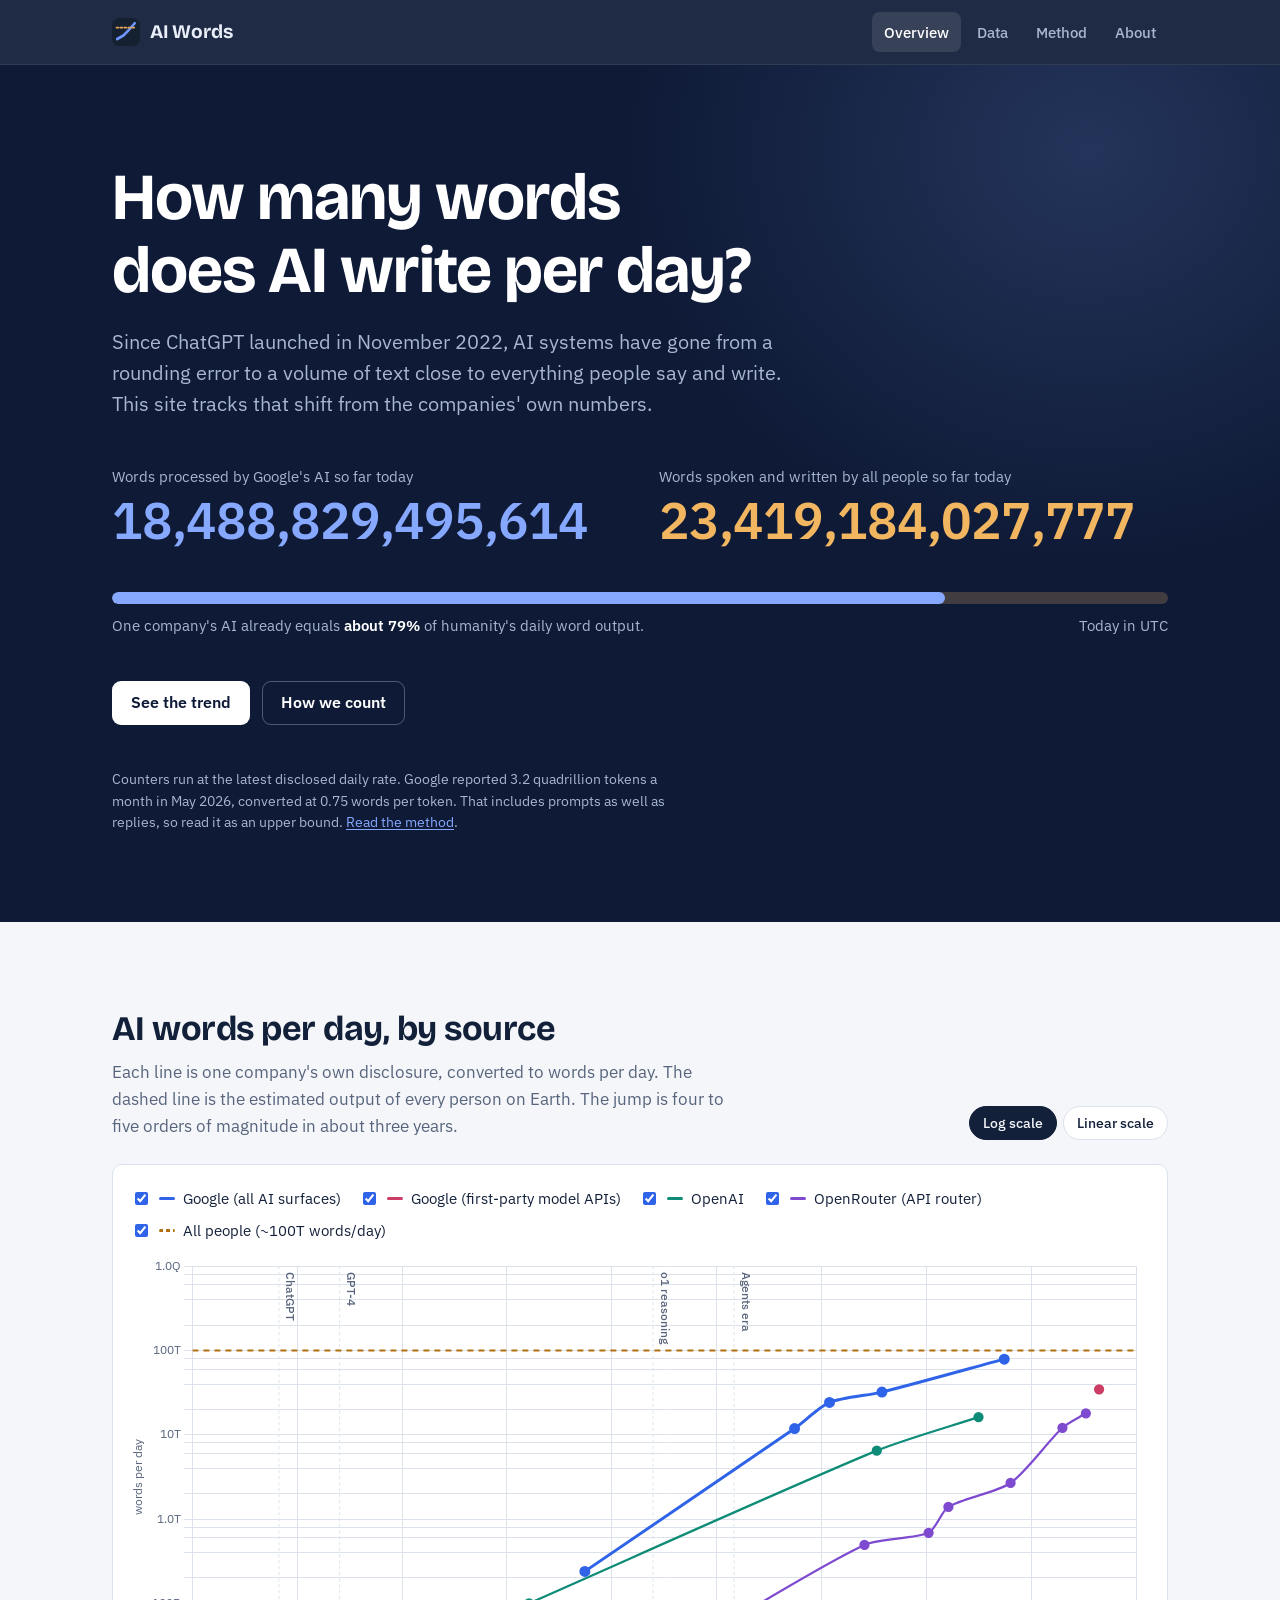
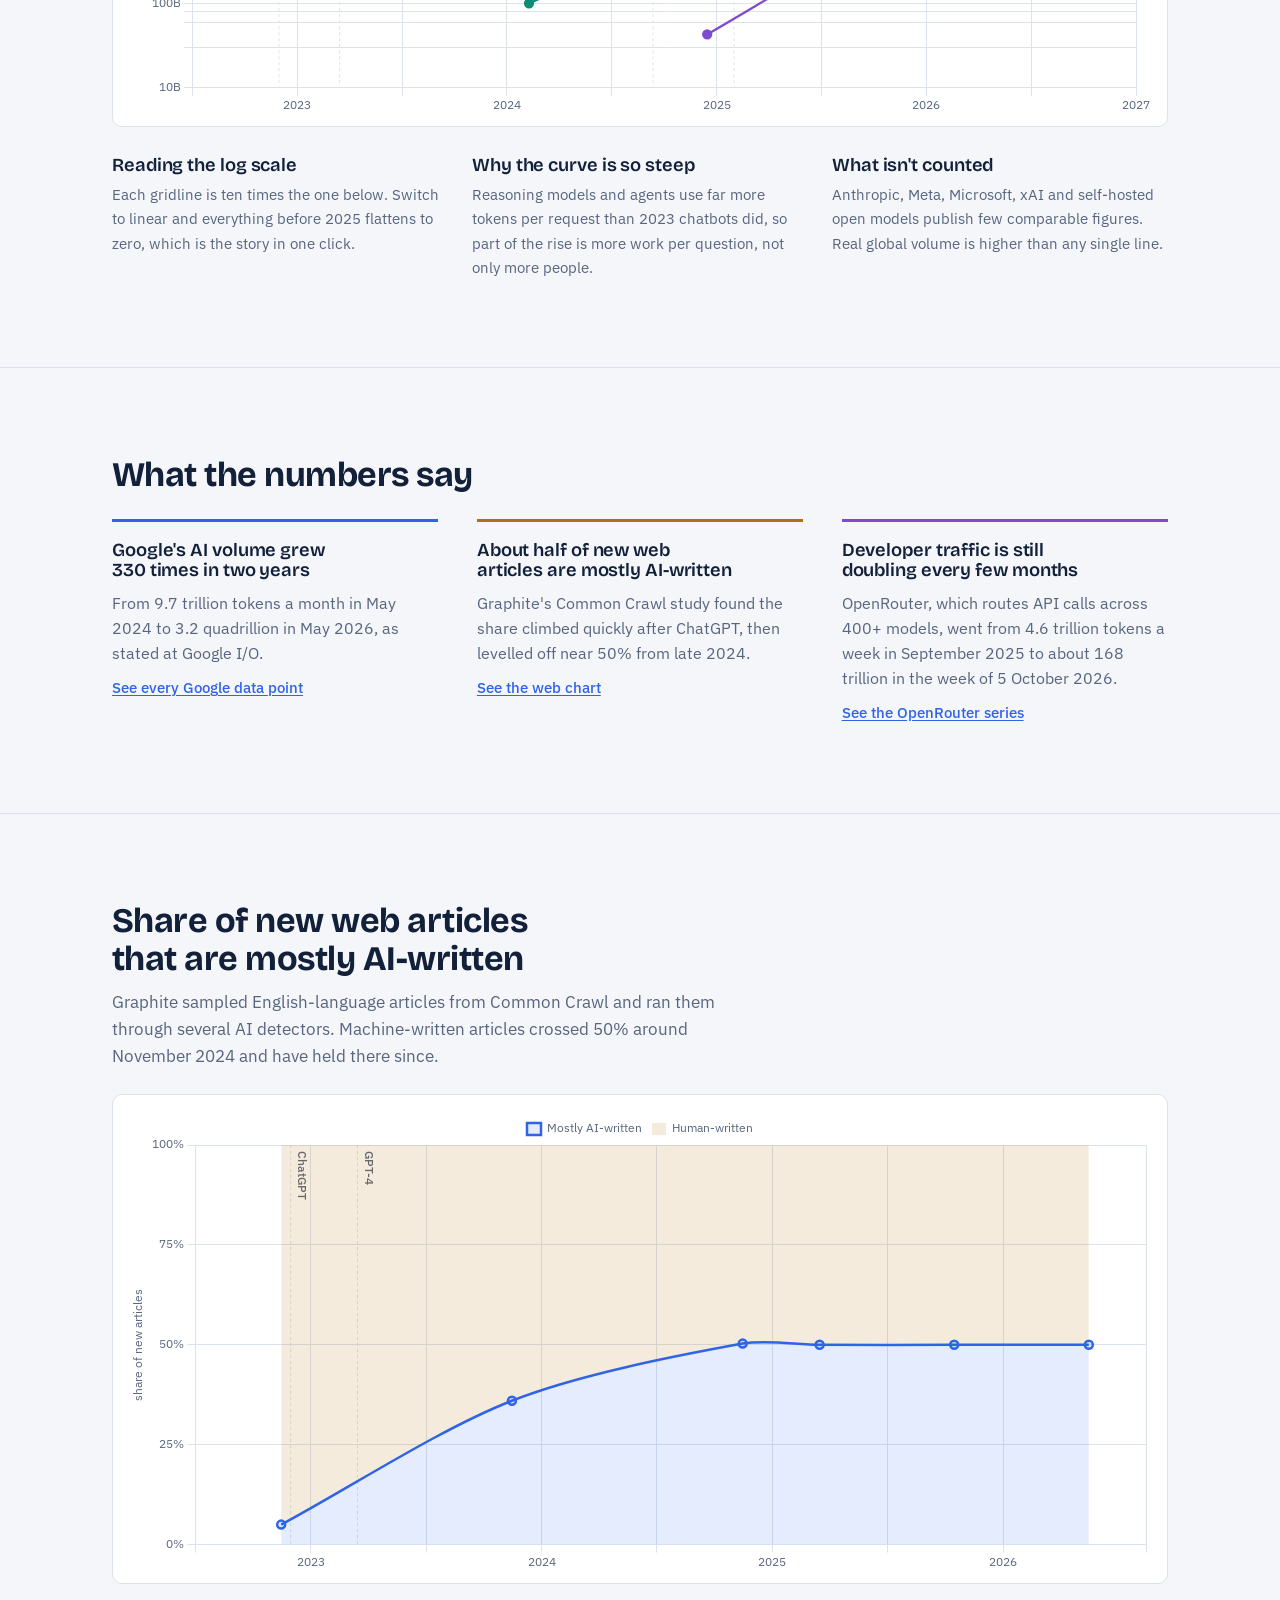
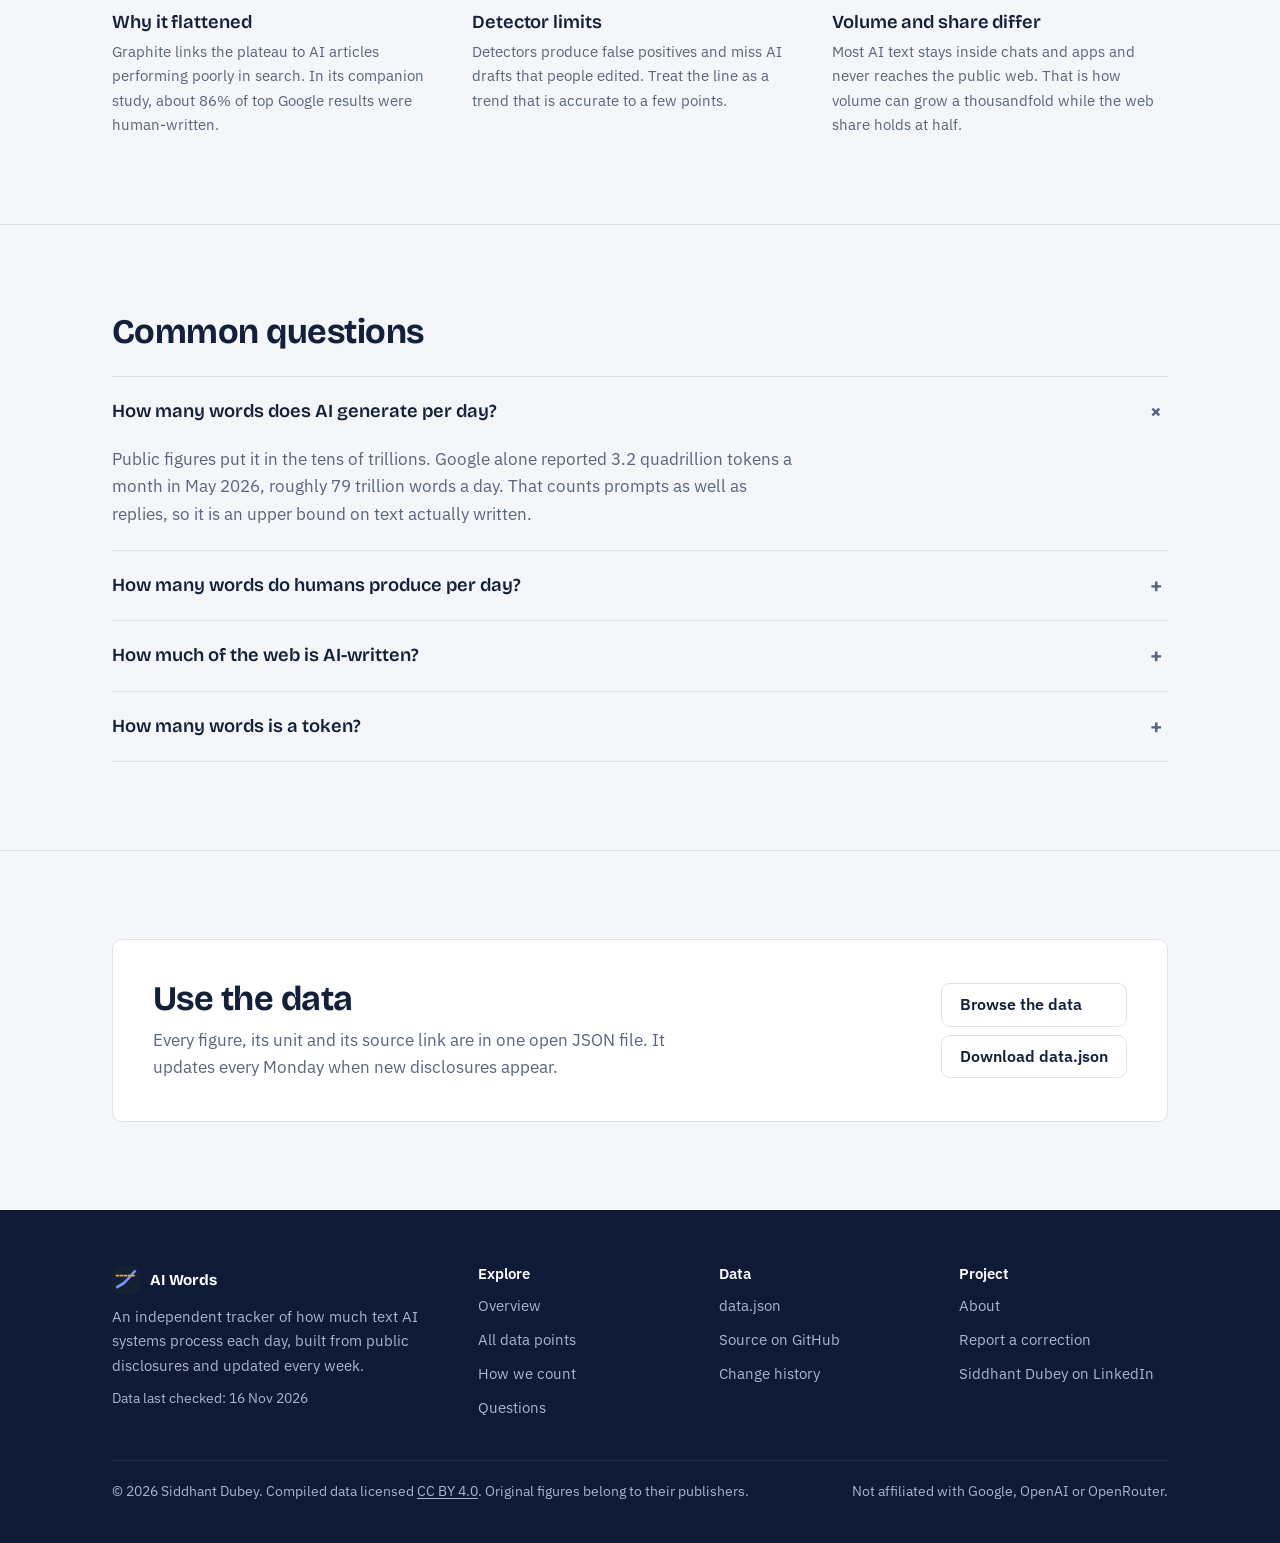
<file: index.html>
<!doctype html>
<html lang="en">
<head>
<meta charset="utf-8">
<meta name="viewport" content="width=device-width, initial-scale=1">
<title>AI Words: How Many Words Does AI Write Per Day?</title>
<meta name="description" content="How many words does AI write per day? Track AI-generated text since ChatGPT: Google, OpenAI and OpenRouter volumes vs ~100 trillion human words a day, plus the share of AI-written web articles. Updated weekly.">
<link rel="canonical" href="https://aiwords.si/">
<meta name="robots" content="index, follow, max-image-preview:large">
<meta name="theme-color" content="#0E1A36">
<link rel="icon" href="/favicon.svg" type="image/svg+xml">
<link rel="apple-touch-icon" href="/apple-touch-icon.png">
<meta property="og:type" content="website">
<meta property="og:site_name" content="AI Words">
<meta property="og:url" content="https://aiwords.si/">
<meta property="og:title" content="AI Words: How Many Words Does AI Write Per Day?">
<meta property="og:description" content="How many words does AI write per day? Track AI-generated text since ChatGPT: Google, OpenAI and OpenRouter volumes vs ~100 trillion human words a day, plus the share of AI-written web articles. Updated weekly.">
<meta property="og:image" content="https://aiwords.si/og.png">
<meta property="og:image:width" content="1200">
<meta property="og:image:height" content="630">
<meta property="og:image:alt" content="Chart of AI-generated words per day rising toward total human word output, 2022 to 2026">
<meta name="twitter:card" content="summary_large_image">
<meta name="twitter:title" content="AI Words: How Many Words Does AI Write Per Day?">
<meta name="twitter:description" content="How many words does AI write per day? Track AI-generated text since ChatGPT: Google, OpenAI and OpenRouter volumes vs ~100 trillion human words a day, plus the share of AI-written web articles. Updated weekly.">
<meta name="twitter:image" content="https://aiwords.si/og.png">
<link rel="preconnect" href="https://fonts.googleapis.com">
<link rel="preconnect" href="https://fonts.gstatic.com" crossorigin>
<link rel="stylesheet" href="https://fonts.googleapis.com/css2?family=Bricolage+Grotesque:opsz,wght@12..96,600;12..96,700&family=IBM+Plex+Sans:wght@400;500;600&display=swap">
<link rel="stylesheet" href="/style.css">
<script type="application/ld+json">
{
  "@context": "https://schema.org",
  "@graph": [
    {
      "@type": "WebSite",
      "@id": "https://aiwords.si/#site",
      "url": "https://aiwords.si/",
      "name": "AI Words",
      "inLanguage": "en"
    },
    {
      "@type": "Dataset",
      "name": "AI-generated words per day since ChatGPT",
      "description": "Public disclosures of AI text volume (tokens and words processed per day, week or month) from Google, OpenAI and OpenRouter since 2022, converted to words per day and compared with an estimated 100 trillion human words per day. Also includes the estimated share of new English web articles that are mostly AI-written.",
      "url": "https://aiwords.si/",
      "isAccessibleForFree": true,
      "license": "https://creativecommons.org/licenses/by/4.0/",
      "creditText": "AI Words (aiwords.si)",
      "keywords": ["AI-generated text", "LLM tokens per day", "words generated by AI", "ChatGPT", "Gemini", "AI content on the web"],
      "temporalCoverage": "2022-11/..",
      "creator": {"@type": "Person", "name": "Siddhant Dubey", "url": "https://www.linkedin.com/in/sid777"},
      "distribution": [{"@type": "DataDownload", "encodingFormat": "application/json", "contentUrl": "https://aiwords.si/data.json"}]
    },
    {
      "@type": "FAQPage",
      "mainEntity": [
        {"@type": "Question", "name": "How many words does AI generate per day?",
         "acceptedAnswer": {"@type": "Answer", "text": "Public figures suggest tens of trillions. Google alone reported processing 3.2 quadrillion tokens a month in May 2026, roughly 79 trillion words a day at 0.75 words per token. That counts input and output tokens, so it is an upper bound on text actually written."}},
        {"@type": "Question", "name": "How many words do humans produce per day?",
         "acceptedAnswer": {"@type": "Answer", "text": "A commonly cited estimate, from OpenAI CEO Sam Altman in February 2024, is about 100 trillion words per day spoken and written by all people on Earth."}},
        {"@type": "Question", "name": "How much of the web is written by AI?",
         "acceptedAnswer": {"@type": "Answer", "text": "Graphite's analysis of Common Crawl found that mostly AI-written articles rose from near zero in 2022 to about half of new English web articles by late 2024, and the share has held near 50% since."}},
        {"@type": "Question", "name": "How many words is a token?",
         "acceptedAnswer": {"@type": "Answer", "text": "In English, one token is about three quarters of a word, or about four characters. This site converts token counts to words at 0.75 words per token."}}
      ]
    }
  ]
}
</script>
</head>
<body>
<a class="skip" href="#main">Skip to content</a>
<header class="topbar on-navy">
  <div class="wrap">
    <a class="brand" href="/"><img src="/favicon.svg" alt="" width="28" height="28">AI Words</a>
    <nav class="nav" aria-label="Main"><a href="/" aria-current="page">Overview</a><a href="/data.html">Data</a><a href="/methodology.html">Method</a><a href="/about.html">About</a></nav>
  </div>
</header>
<main id="main">
<section class="hero">
  <div class="wrap">
    <div style="display:grid;gap:18px">
      <h1>How many words does AI write per day?</h1>
      <p class="lede">Since ChatGPT launched in November 2022, AI systems have gone from a rounding error to a volume of text close to everything people say and write. This site tracks that shift from the companies' own numbers.</p>
    </div>
    <div class="counters" aria-live="off">
      <div class="counter machine">
        <span class="label" id="aiLabel">Words processed by Google's AI so far today</span>
        <span class="value" id="aiCount">0</span>
      </div>
      <div class="counter human">
        <span class="label">Words spoken and written by all people so far today</span>
        <span class="value" id="humanCount">0</span>
      </div>
    </div>
    <div class="race">
      <div class="race-track" role="img" id="raceTrack" aria-label="AI word volume compared with human word volume"><div class="race-fill" id="raceFill"></div></div>
      <div class="race-caption"><span>One company's AI already equals <strong id="racePct">about 79%</strong> of humanity's daily word output.</span><span>Today in UTC</span></div>
    </div>
    <div class="hero-actions">
      <a class="btn btn-primary" href="#trend">See the trend</a>
      <a class="btn btn-ghost" href="/methodology.html">How we count</a>
    </div>
    <p class="fine" id="heroFine">Counters run at the latest disclosed daily rate. Google reported 3.2 quadrillion tokens a month in May 2026, converted at 0.75 words per token. That includes prompts as well as replies, so read it as an upper bound. <a href="/methodology.html">Read the method</a>.</p>
  </div>
</section>

<section class="section" id="trend">
  <div class="wrap">
    <div class="section-head">
      <div>
        <h2>AI words per day, by source</h2>
        <p>Each line is one company's own disclosure, converted to words per day. The dashed line is the estimated output of every person on Earth. The jump is four to five orders of magnitude in about three years.</p>
      </div>
      <div class="controls" role="group" aria-label="Chart scale">
        <button class="chip" id="btnLog" aria-pressed="true">Log scale</button>
        <button class="chip" id="btnLin" aria-pressed="false">Linear scale</button>
      </div>
    </div>
    <div class="chart-card">
      <div class="legend" id="legend1"></div>
      <div class="chart"><canvas id="volume" aria-label="Line chart of AI words generated per day, 2022 to 2026"></canvas></div>
    </div>
    <div class="notes">
      <div><h3>Reading the log scale</h3><p>Each gridline is ten times the one below. Switch to linear and everything before 2025 flattens to zero, which is the story in one click.</p></div>
      <div><h3>Why the curve is so steep</h3><p>Reasoning models and agents use far more tokens per request than 2023 chatbots did, so part of the rise is more work per question, not only more people.</p></div>
      <div><h3>What isn't counted</h3><p>Anthropic, Meta, Microsoft, xAI and self-hosted open models publish few comparable figures. Real global volume is higher than any single line.</p></div>
    </div>
  </div>
</section>

<section class="section">
  <div class="wrap">
    <div class="section-head"><div><h2>What the numbers say</h2></div></div>
    <div class="findings">
      <div class="finding">
        <h3>Google's AI volume grew 330 times in two years</h3>
        <p>From 9.7 trillion tokens a month in May 2024 to 3.2 quadrillion in May 2026, as stated at Google I/O.</p>
        <a href="/data.html">See every Google data point</a>
      </div>
      <div class="finding human">
        <h3>About half of new web articles are mostly AI-written</h3>
        <p>Graphite's Common Crawl study found the share climbed quickly after ChatGPT, then levelled off near 50% from late 2024.</p>
        <a href="#web">See the web chart</a>
      </div>
      <div class="finding s3">
        <h3>Developer traffic is still doubling every few months</h3>
        <p>OpenRouter, which routes API calls across 400+ models, went from 4.6 trillion tokens a week in September 2025 to about 168 trillion in the week of 5 October 2026.</p>
        <a href="/data.html">See the OpenRouter series</a>
      </div>
    </div>
  </div>
</section>

<section class="section" id="web">
  <div class="wrap">
    <div class="section-head">
      <div>
        <h2>Share of new web articles that are mostly AI-written</h2>
        <p>Graphite sampled English-language articles from Common Crawl and ran them through several AI detectors. Machine-written articles crossed 50% around November 2024 and have held there since.</p>
      </div>
    </div>
    <div class="chart-card"><div class="chart"><canvas id="share" aria-label="Area chart of AI versus human share of new web articles"></canvas></div></div>
    <div class="notes">
      <div><h3>Why it flattened</h3><p>Graphite links the plateau to AI articles performing poorly in search. In its companion study, about 86% of top Google results were human-written.</p></div>
      <div><h3>Detector limits</h3><p>Detectors produce false positives and miss AI drafts that people edited. Treat the line as a trend that is accurate to a few points.</p></div>
      <div><h3>Volume and share differ</h3><p>Most AI text stays inside chats and apps and never reaches the public web. That is how volume can grow a thousandfold while the web share holds at half.</p></div>
    </div>
  </div>
</section>

<section class="section" id="faq">
  <div class="wrap">
    <div class="section-head"><div><h2>Common questions</h2></div></div>
    <div class="faq">
      <details open><summary>How many words does AI generate per day?</summary><p>Public figures put it in the tens of trillions. Google alone reported 3.2 quadrillion tokens a month in May 2026, roughly 79 trillion words a day. That counts prompts as well as replies, so it is an upper bound on text actually written.</p></details>
      <details><summary>How many words do humans produce per day?</summary><p>About 100 trillion words a day, spoken and written, across everyone on Earth. The estimate comes from OpenAI CEO Sam Altman in February 2024.</p></details>
      <details><summary>How much of the web is AI-written?</summary><p>Graphite's Common Crawl study found mostly AI-written articles reached about half of new English web articles by late 2024, and the share has held near 50% since.</p></details>
      <details><summary>How many words is a token?</summary><p>In English, one token is about three quarters of a word, or roughly four characters. This site converts every token figure at 0.75 words per token.</p></details>
    </div>
  </div>
</section>

<section class="section">
  <div class="wrap">
    <div class="cta-band">
      <div>
        <h2>Use the data</h2>
        <p>Every figure, its unit and its source link are in one open JSON file. It updates every Monday when new disclosures appear.</p>
      </div>
      <div class="hero-actions">
        <a class="btn btn-plain" href="/data.html">Browse the data</a>
        <a class="btn btn-plain" href="/data.json" download>Download data.json</a>
      </div>
    </div>
  </div>
</section>
</main>
<footer class="site-footer">
  <div class="wrap">
    <div class="foot-grid">
      <div>
        <a class="brand" href="/"><img src="/favicon.svg" alt="" width="28" height="28">AI Words</a>
        <p class="foot-about">An independent tracker of how much text AI systems process each day, built from public disclosures and updated every week.</p>
        <p class="small" style="color:inherit" data-last-checked>Data last checked: 16 Nov 2026</p>
      </div>
      <div>
        <h3>Explore</h3>
        <a href="/">Overview</a>
        <a href="/data.html">All data points</a>
        <a href="/methodology.html">How we count</a>
        <a href="/#faq">Questions</a>
      </div>
      <div>
        <h3>Data</h3>
        <a href="/data.json">data.json</a>
        <a href="https://github.com/sid077/aiwords">Source on GitHub</a>
        <a href="https://github.com/sid077/aiwords/commits/main/data.json">Change history</a>
      </div>
      <div>
        <h3>Project</h3>
        <a href="/about.html">About</a>
        <a href="https://github.com/sid077/aiwords/issues/new">Report a correction</a>
        <a href="https://www.linkedin.com/in/sid777">Siddhant Dubey on LinkedIn</a>
      </div>
    </div>
    <div class="foot-base">
      <span>© 2026 Siddhant Dubey. Compiled data licensed <a href="https://creativecommons.org/licenses/by/4.0/" rel="license" style="color:inherit">CC BY 4.0</a>. Original figures belong to their publishers.</span>
      <span>Not affiliated with Google, OpenAI or OpenRouter.</span>
    </div>
  </div>
</footer>
<script src="/vendor/chart.umd.js"></script>
<script src="/app.js"></script>
<script data-goatcounter="https://aiwords.goatcounter.com/count" async src="https://gc.zgo.at/count.js"></script>
</body>
</html>
</file>
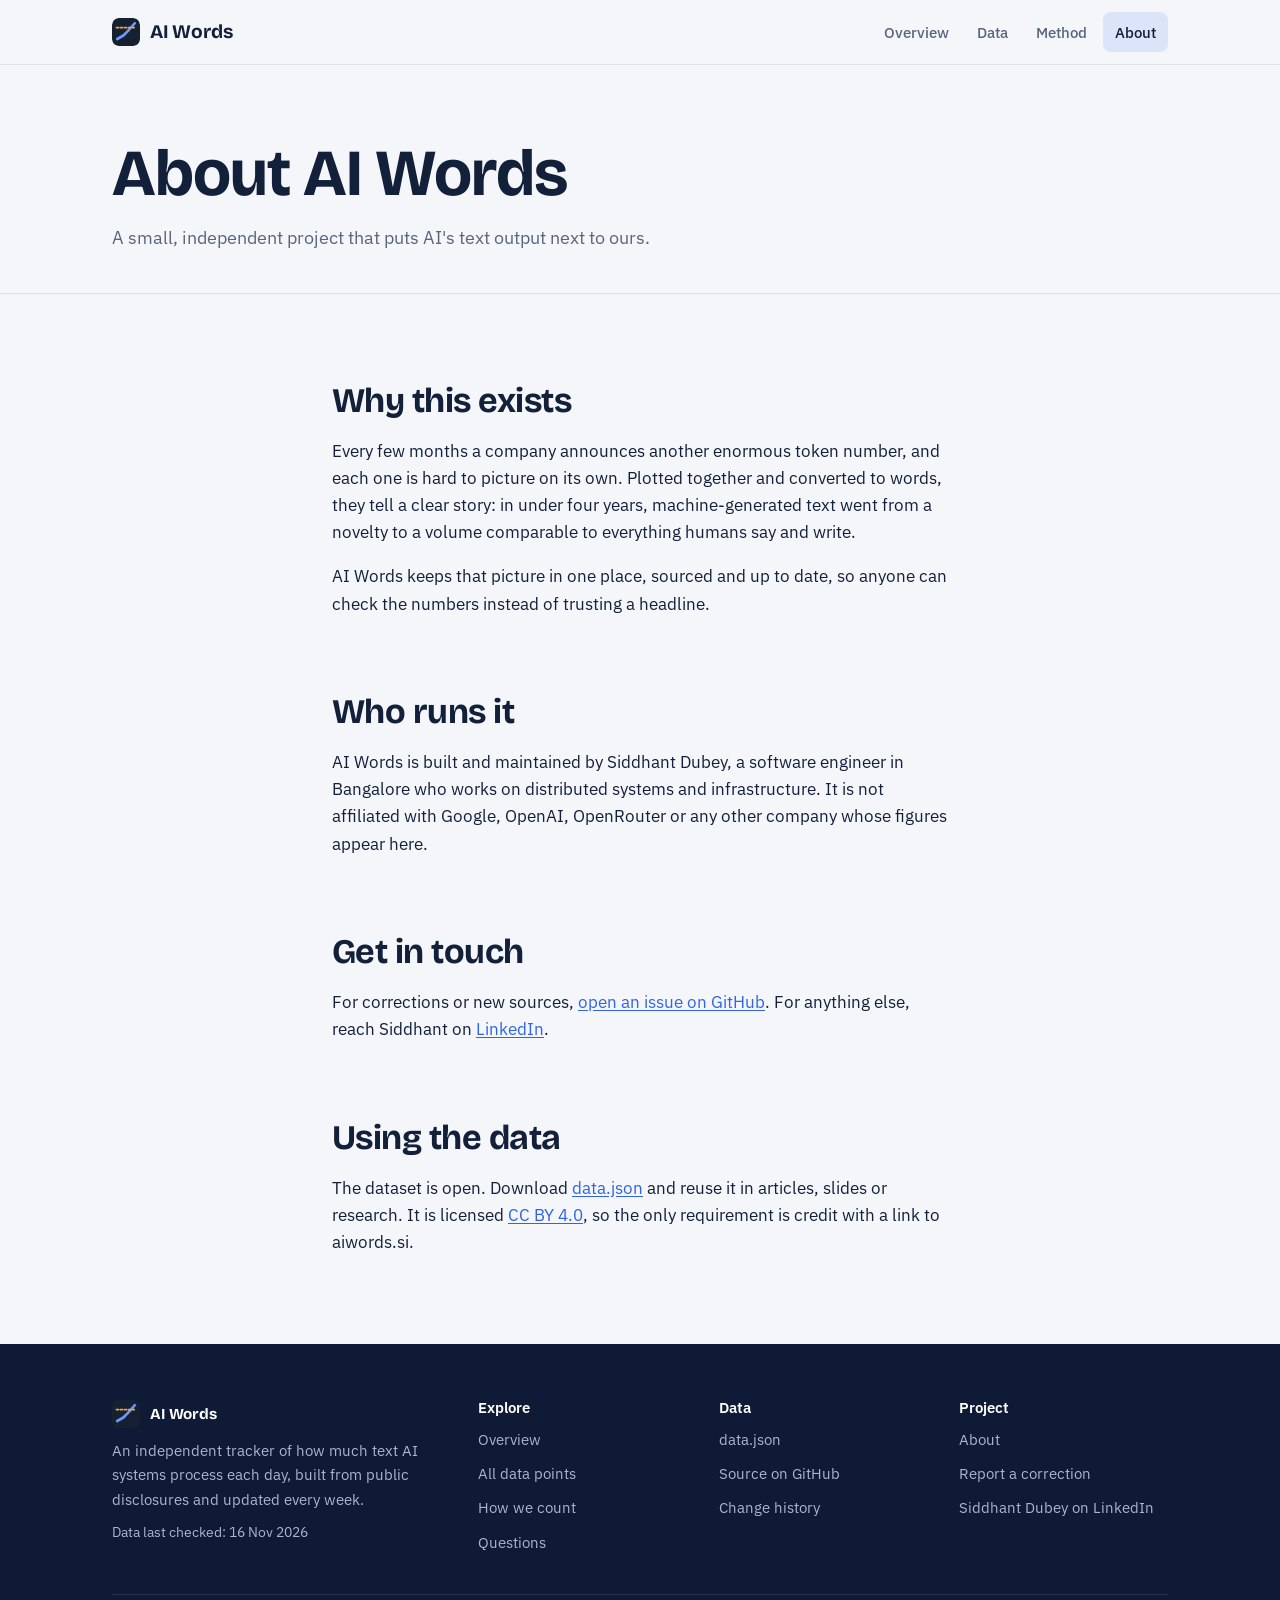
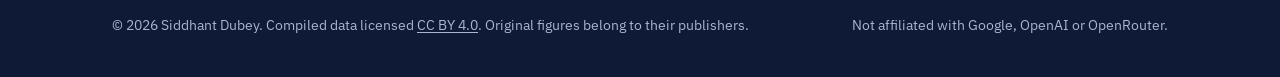
<file: about.html>
<!doctype html>
<html lang="en">
<head>
<meta charset="utf-8">
<meta name="viewport" content="width=device-width, initial-scale=1">
<title>About · AI Words</title>
<meta name="description" content="AI Words is an independent project by Siddhant Dubey tracking how much text AI systems produce compared with people.">
<link rel="canonical" href="https://aiwords.si/about.html">
<meta name="robots" content="index, follow, max-image-preview:large">
<meta name="theme-color" content="#0E1A36">
<link rel="icon" href="/favicon.svg" type="image/svg+xml">
<link rel="apple-touch-icon" href="/apple-touch-icon.png">
<meta property="og:type" content="website">
<meta property="og:site_name" content="AI Words">
<meta property="og:url" content="https://aiwords.si/about.html">
<meta property="og:title" content="About · AI Words">
<meta property="og:description" content="AI Words is an independent project by Siddhant Dubey tracking how much text AI systems produce compared with people.">
<meta property="og:image" content="https://aiwords.si/og.png">
<meta property="og:image:width" content="1200">
<meta property="og:image:height" content="630">
<meta property="og:image:alt" content="Chart of AI-generated words per day rising toward total human word output, 2022 to 2026">
<meta name="twitter:card" content="summary_large_image">
<meta name="twitter:title" content="About · AI Words">
<meta name="twitter:description" content="AI Words is an independent project by Siddhant Dubey tracking how much text AI systems produce compared with people.">
<meta name="twitter:image" content="https://aiwords.si/og.png">
<link rel="preconnect" href="https://fonts.googleapis.com">
<link rel="preconnect" href="https://fonts.gstatic.com" crossorigin>
<link rel="stylesheet" href="https://fonts.googleapis.com/css2?family=Bricolage+Grotesque:opsz,wght@12..96,600;12..96,700&family=IBM+Plex+Sans:wght@400;500;600&display=swap">
<link rel="stylesheet" href="/style.css">
</head>
<body>
<a class="skip" href="#main">Skip to content</a>
<header class="topbar">
  <div class="wrap">
    <a class="brand" href="/"><img src="/favicon.svg" alt="" width="28" height="28">AI Words</a>
    <nav class="nav" aria-label="Main"><a href="/">Overview</a><a href="/data.html">Data</a><a href="/methodology.html">Method</a><a href="/about.html" aria-current="page">About</a></nav>
  </div>
</header>
<main id="main">
<div class="page-head"><div class="wrap">
  <h1>About AI Words</h1>
  <p>A small, independent project that puts AI's text output next to ours.</p>
</div></div>
<section class="section"><div class="wrap prose">
  <h2 style="margin-top:0">Why this exists</h2>
  <p>Every few months a company announces another enormous token number, and each one is hard to picture on its own. Plotted together and converted to words, they tell a clear story: in under four years, machine-generated text went from a novelty to a volume comparable to everything humans say and write.</p>
  <p>AI Words keeps that picture in one place, sourced and up to date, so anyone can check the numbers instead of trusting a headline.</p>

  <h2>Who runs it</h2>
  <p>AI Words is built and maintained by Siddhant Dubey, a software engineer in Bangalore who works on distributed systems and infrastructure. It is not affiliated with Google, OpenAI, OpenRouter or any other company whose figures appear here.</p>

  <h2>Get in touch</h2>
  <p>For corrections or new sources, <a href="https://github.com/sid077/aiwords/issues/new">open an issue on GitHub</a>. For anything else, reach Siddhant on <a href="https://www.linkedin.com/in/sid777">LinkedIn</a>.</p>

  <h2>Using the data</h2>
  <p>The dataset is open. Download <a href="/data.json">data.json</a> and reuse it in articles, slides or research. It is licensed <a href="https://creativecommons.org/licenses/by/4.0/" rel="license">CC BY 4.0</a>, so the only requirement is credit with a link to aiwords.si.</p>
</div></section>
</main>
<footer class="site-footer">
  <div class="wrap">
    <div class="foot-grid">
      <div>
        <a class="brand" href="/"><img src="/favicon.svg" alt="" width="28" height="28">AI Words</a>
        <p class="foot-about">An independent tracker of how much text AI systems process each day, built from public disclosures and updated every week.</p>
        <p class="small" style="color:inherit" data-last-checked>Data last checked: 16 Nov 2026</p>
      </div>
      <div>
        <h3>Explore</h3>
        <a href="/">Overview</a>
        <a href="/data.html">All data points</a>
        <a href="/methodology.html">How we count</a>
        <a href="/#faq">Questions</a>
      </div>
      <div>
        <h3>Data</h3>
        <a href="/data.json">data.json</a>
        <a href="https://github.com/sid077/aiwords">Source on GitHub</a>
        <a href="https://github.com/sid077/aiwords/commits/main/data.json">Change history</a>
      </div>
      <div>
        <h3>Project</h3>
        <a href="/about.html">About</a>
        <a href="https://github.com/sid077/aiwords/issues/new">Report a correction</a>
        <a href="https://www.linkedin.com/in/sid777">Siddhant Dubey on LinkedIn</a>
      </div>
    </div>
    <div class="foot-base">
      <span>© 2026 Siddhant Dubey. Compiled data licensed <a href="https://creativecommons.org/licenses/by/4.0/" rel="license" style="color:inherit">CC BY 4.0</a>. Original figures belong to their publishers.</span>
      <span>Not affiliated with Google, OpenAI or OpenRouter.</span>
    </div>
  </div>
</footer>
<script src="/vendor/chart.umd.js"></script>
<script src="/app.js"></script>
<script data-goatcounter="https://aiwords.goatcounter.com/count" async src="https://gc.zgo.at/count.js"></script>
</body>
</html>
</file>
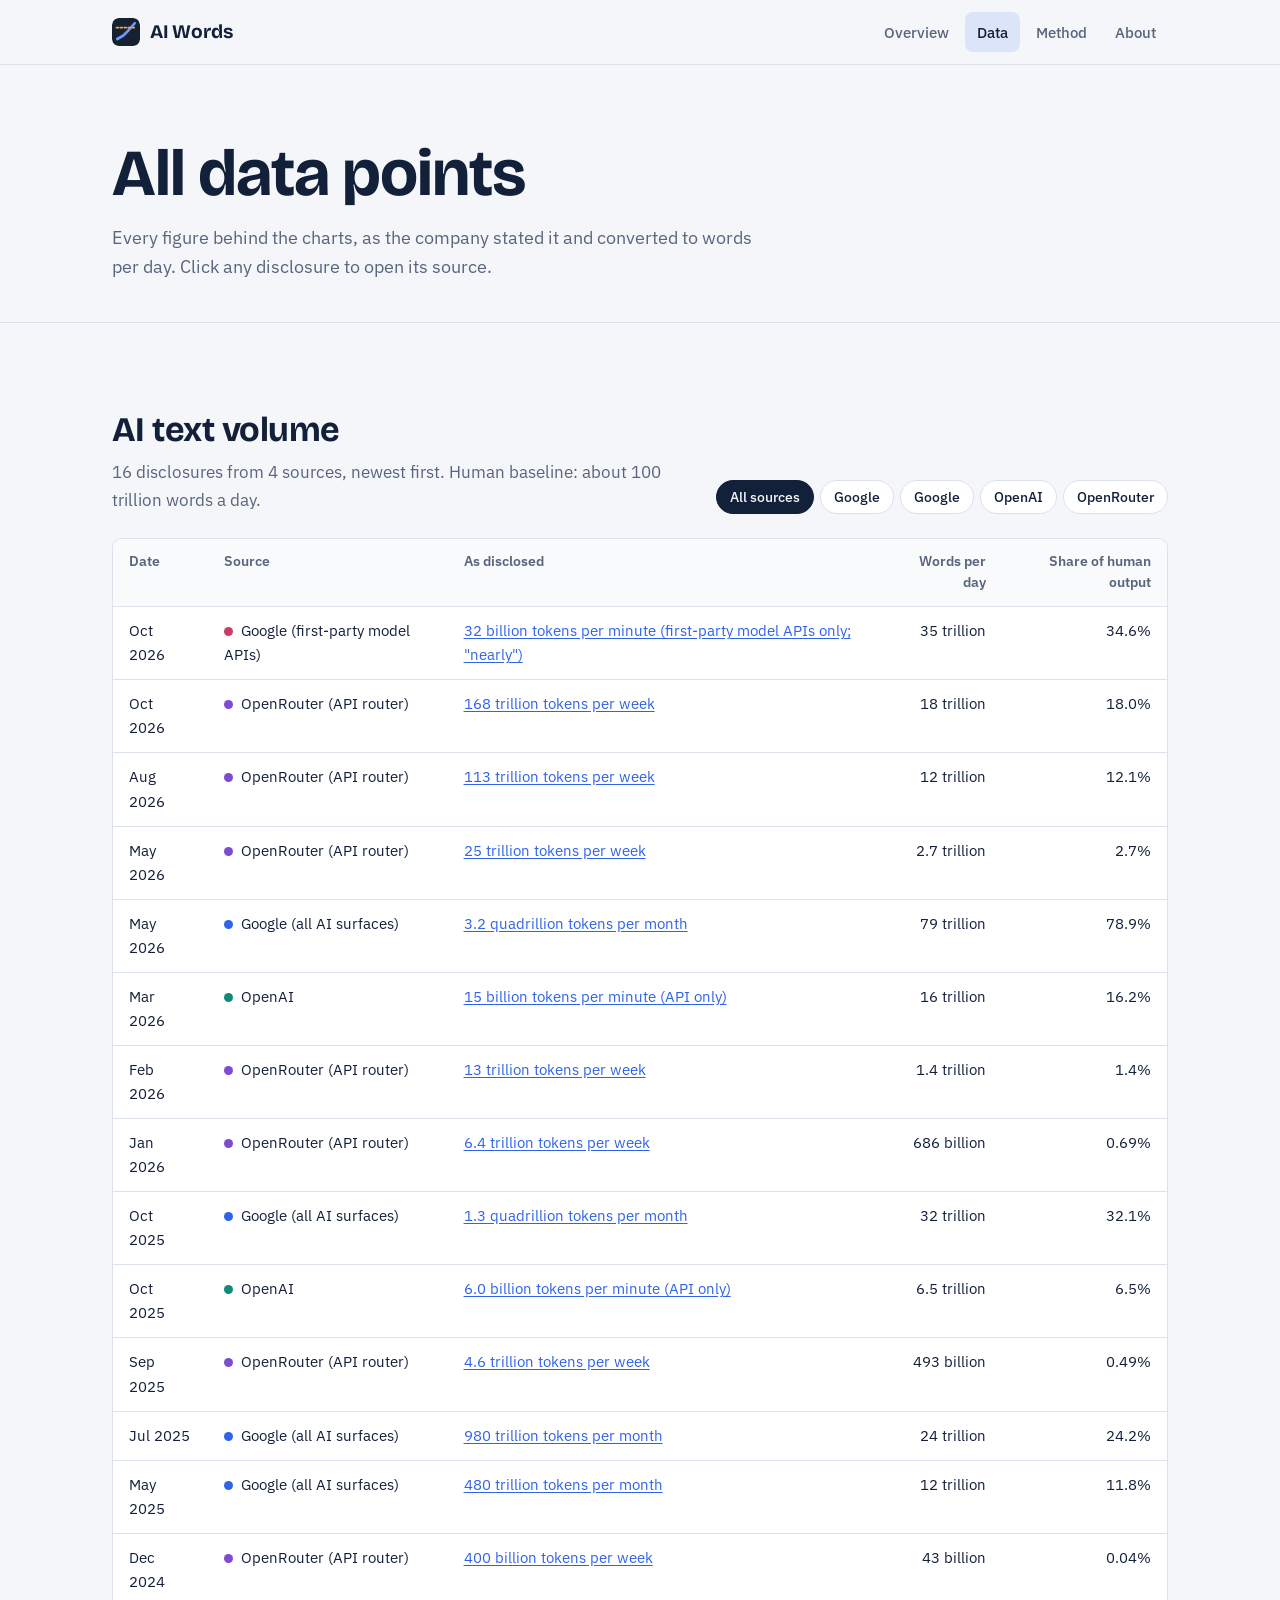
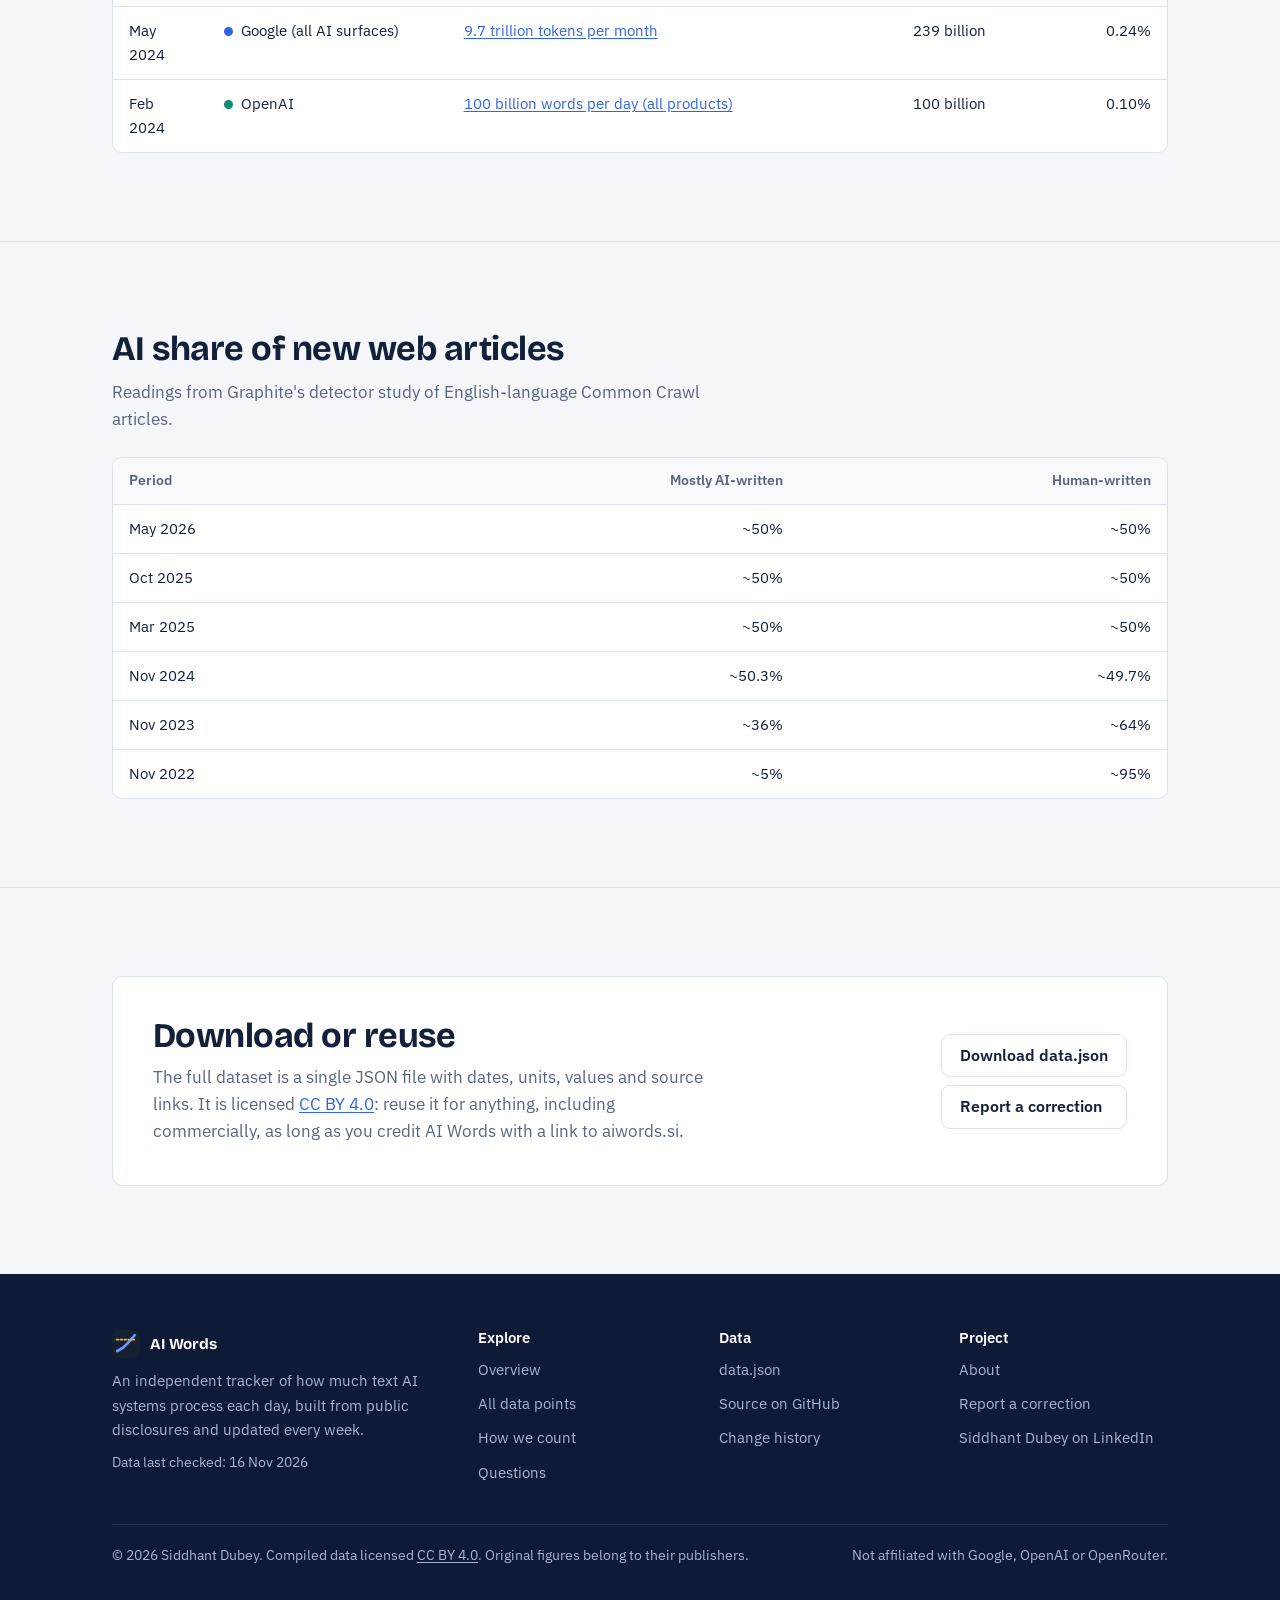
<file: data.html>
<!doctype html>
<html lang="en">
<head>
<meta charset="utf-8">
<meta name="viewport" content="width=device-width, initial-scale=1">
<title>All Data Points · AI Words</title>
<meta name="description" content="Every public disclosure of AI text volume since 2022 from Google, OpenAI and OpenRouter, converted to words per day, with source links. Download as JSON.">
<link rel="canonical" href="https://aiwords.si/data.html">
<meta name="robots" content="index, follow, max-image-preview:large">
<meta name="theme-color" content="#0E1A36">
<link rel="icon" href="/favicon.svg" type="image/svg+xml">
<link rel="apple-touch-icon" href="/apple-touch-icon.png">
<meta property="og:type" content="website">
<meta property="og:site_name" content="AI Words">
<meta property="og:url" content="https://aiwords.si/data.html">
<meta property="og:title" content="All Data Points · AI Words">
<meta property="og:description" content="Every public disclosure of AI text volume since 2022 from Google, OpenAI and OpenRouter, converted to words per day, with source links. Download as JSON.">
<meta property="og:image" content="https://aiwords.si/og.png">
<meta property="og:image:width" content="1200">
<meta property="og:image:height" content="630">
<meta property="og:image:alt" content="Chart of AI-generated words per day rising toward total human word output, 2022 to 2026">
<meta name="twitter:card" content="summary_large_image">
<meta name="twitter:title" content="All Data Points · AI Words">
<meta name="twitter:description" content="Every public disclosure of AI text volume since 2022 from Google, OpenAI and OpenRouter, converted to words per day, with source links. Download as JSON.">
<meta name="twitter:image" content="https://aiwords.si/og.png">
<link rel="preconnect" href="https://fonts.googleapis.com">
<link rel="preconnect" href="https://fonts.gstatic.com" crossorigin>
<link rel="stylesheet" href="https://fonts.googleapis.com/css2?family=Bricolage+Grotesque:opsz,wght@12..96,600;12..96,700&family=IBM+Plex+Sans:wght@400;500;600&display=swap">
<link rel="stylesheet" href="/style.css">
</head>
<body>
<a class="skip" href="#main">Skip to content</a>
<header class="topbar">
  <div class="wrap">
    <a class="brand" href="/"><img src="/favicon.svg" alt="" width="28" height="28">AI Words</a>
    <nav class="nav" aria-label="Main"><a href="/">Overview</a><a href="/data.html" aria-current="page">Data</a><a href="/methodology.html">Method</a><a href="/about.html">About</a></nav>
  </div>
</header>
<main id="main">
<div class="page-head"><div class="wrap">
  <h1>All data points</h1>
  <p>Every figure behind the charts, as the company stated it and converted to words per day. Click any disclosure to open its source.</p>
</div></div>

<section class="section">
  <div class="wrap">
    <div class="section-head">
      <div><h2>AI text volume</h2><p id="dataSummary">Loading data points…</p></div>
      <div class="controls" role="group" aria-label="Filter by source" id="filters"></div>
    </div>
    <div class="table-wrap">
      <table>
        <thead><tr><th>Date</th><th>Source</th><th>As disclosed</th><th class="n">Words per day</th><th class="n">Share of human output</th></tr></thead>
        <tbody id="rows"><tr><td colspan="5" class="muted">Loading…</td></tr></tbody>
      </table>
    </div>
  </div>
</section>

<section class="section">
  <div class="wrap">
    <div class="section-head"><div><h2>AI share of new web articles</h2><p>Readings from Graphite's detector study of English-language Common Crawl articles.</p></div></div>
    <div class="table-wrap">
      <table style="min-width:420px">
        <thead><tr><th>Period</th><th class="n">Mostly AI-written</th><th class="n">Human-written</th></tr></thead>
        <tbody id="shareRows"></tbody>
      </table>
    </div>
  </div>
</section>

<section class="section">
  <div class="wrap">
    <div class="cta-band">
      <div><h2>Download or reuse</h2><p>The full dataset is a single JSON file with dates, units, values and source links. It is licensed <a href="https://creativecommons.org/licenses/by/4.0/" rel="license">CC BY 4.0</a>: reuse it for anything, including commercially, as long as you credit AI Words with a link to aiwords.si.</p></div>
      <div class="hero-actions"><a class="btn btn-plain" href="/data.json" download>Download data.json</a><a class="btn btn-plain" href="https://github.com/sid077/aiwords/issues/new">Report a correction</a></div>
    </div>
  </div>
</section>
</main>
<footer class="site-footer">
  <div class="wrap">
    <div class="foot-grid">
      <div>
        <a class="brand" href="/"><img src="/favicon.svg" alt="" width="28" height="28">AI Words</a>
        <p class="foot-about">An independent tracker of how much text AI systems process each day, built from public disclosures and updated every week.</p>
        <p class="small" style="color:inherit" data-last-checked>Data last checked: 16 Nov 2026</p>
      </div>
      <div>
        <h3>Explore</h3>
        <a href="/">Overview</a>
        <a href="/data.html">All data points</a>
        <a href="/methodology.html">How we count</a>
        <a href="/#faq">Questions</a>
      </div>
      <div>
        <h3>Data</h3>
        <a href="/data.json">data.json</a>
        <a href="https://github.com/sid077/aiwords">Source on GitHub</a>
        <a href="https://github.com/sid077/aiwords/commits/main/data.json">Change history</a>
      </div>
      <div>
        <h3>Project</h3>
        <a href="/about.html">About</a>
        <a href="https://github.com/sid077/aiwords/issues/new">Report a correction</a>
        <a href="https://www.linkedin.com/in/sid777">Siddhant Dubey on LinkedIn</a>
      </div>
    </div>
    <div class="foot-base">
      <span>© 2026 Siddhant Dubey. Compiled data licensed <a href="https://creativecommons.org/licenses/by/4.0/" rel="license" style="color:inherit">CC BY 4.0</a>. Original figures belong to their publishers.</span>
      <span>Not affiliated with Google, OpenAI or OpenRouter.</span>
    </div>
  </div>
</footer>
<script src="/vendor/chart.umd.js"></script>
<script src="/app.js"></script>
<script data-goatcounter="https://aiwords.goatcounter.com/count" async src="https://gc.zgo.at/count.js"></script>
</body>
</html>
</file>
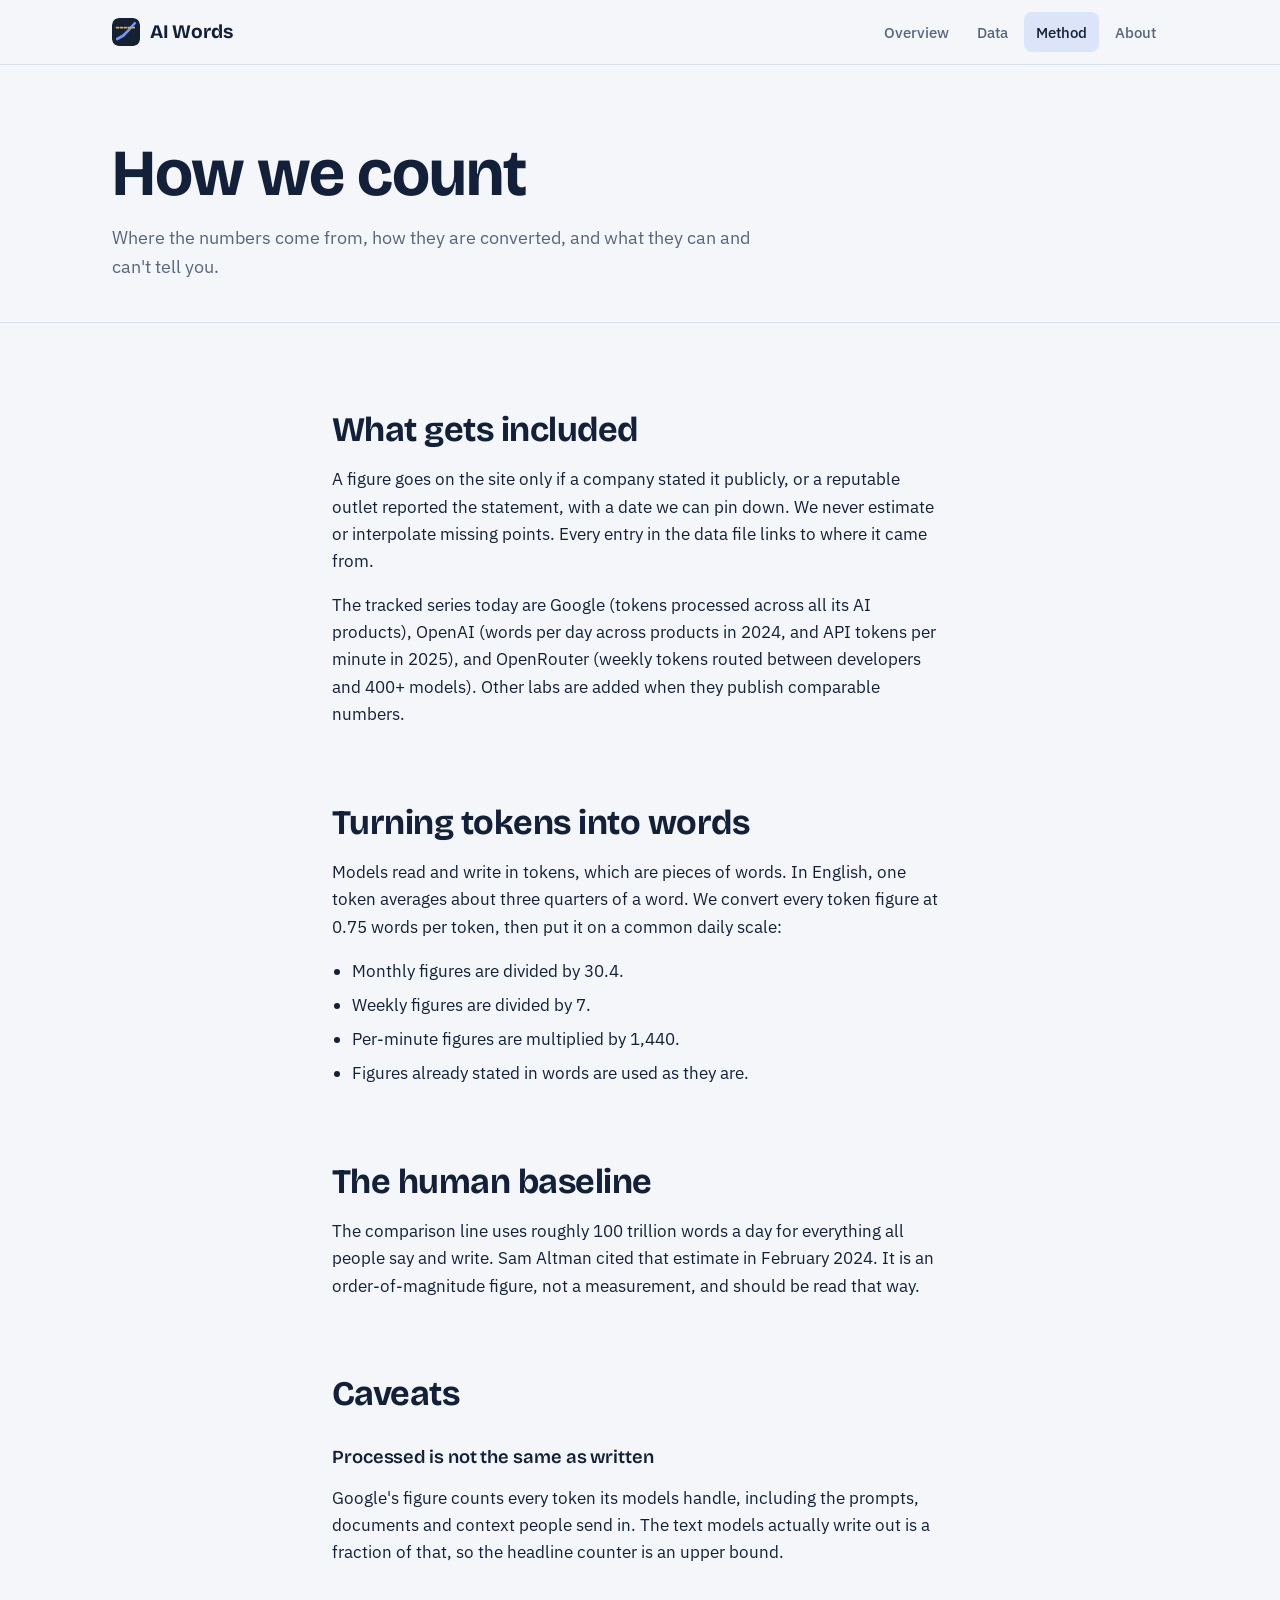
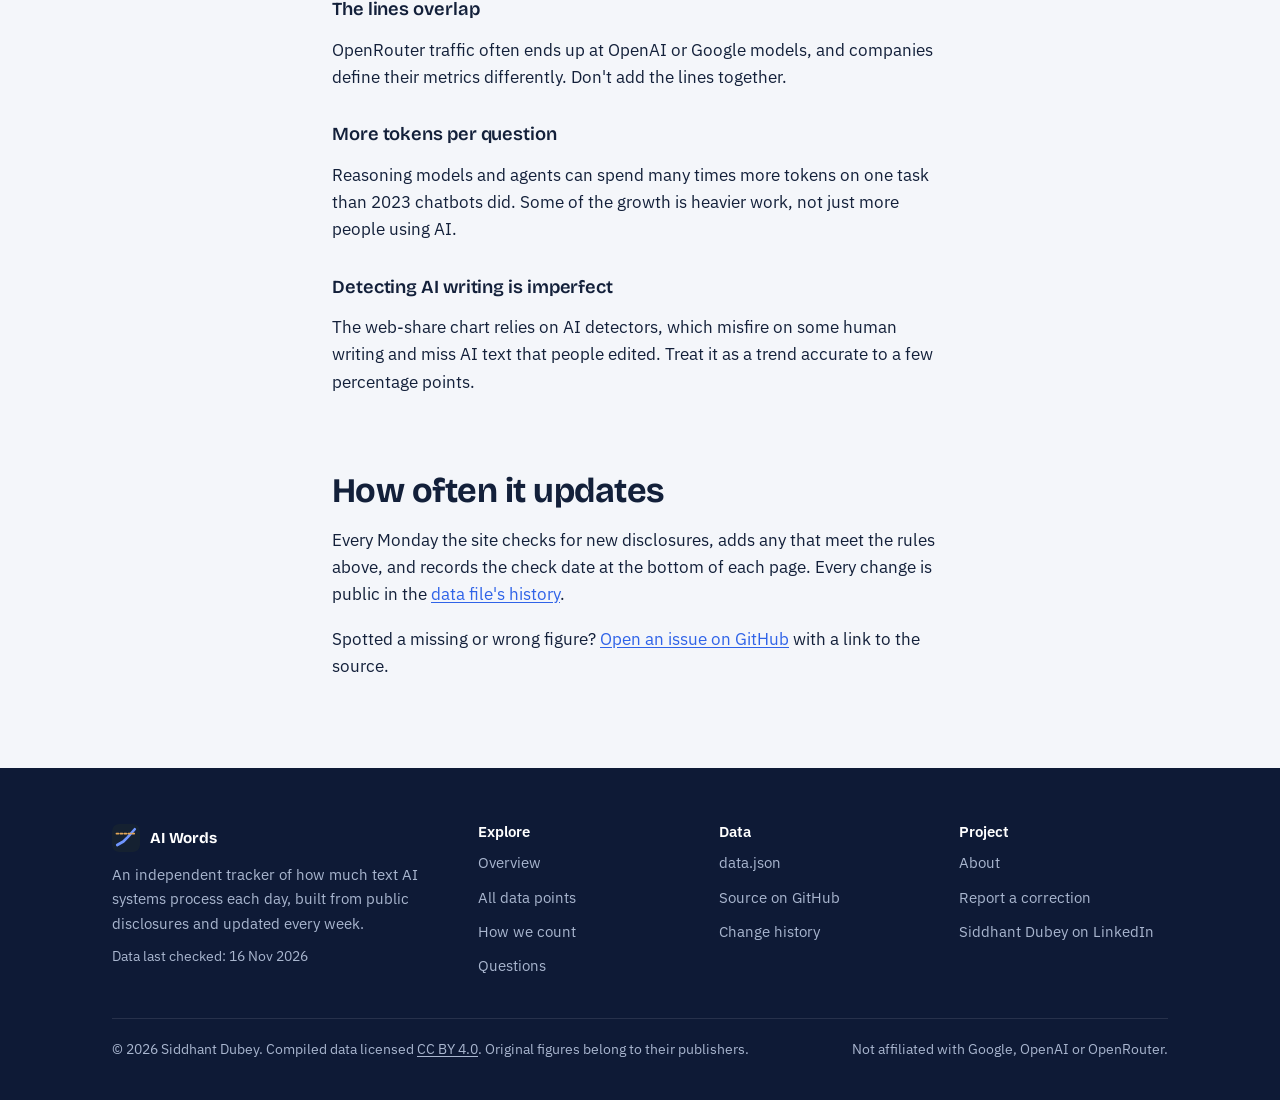
<file: methodology.html>
<!doctype html>
<html lang="en">
<head>
<meta charset="utf-8">
<meta name="viewport" content="width=device-width, initial-scale=1">
<title>How We Count · AI Words</title>
<meta name="description" content="How AI Words turns company token disclosures into words per day, which sources it uses, and the caveats behind every number.">
<link rel="canonical" href="https://aiwords.si/methodology.html">
<meta name="robots" content="index, follow, max-image-preview:large">
<meta name="theme-color" content="#0E1A36">
<link rel="icon" href="/favicon.svg" type="image/svg+xml">
<link rel="apple-touch-icon" href="/apple-touch-icon.png">
<meta property="og:type" content="website">
<meta property="og:site_name" content="AI Words">
<meta property="og:url" content="https://aiwords.si/methodology.html">
<meta property="og:title" content="How We Count · AI Words">
<meta property="og:description" content="How AI Words turns company token disclosures into words per day, which sources it uses, and the caveats behind every number.">
<meta property="og:image" content="https://aiwords.si/og.png">
<meta property="og:image:width" content="1200">
<meta property="og:image:height" content="630">
<meta property="og:image:alt" content="Chart of AI-generated words per day rising toward total human word output, 2022 to 2026">
<meta name="twitter:card" content="summary_large_image">
<meta name="twitter:title" content="How We Count · AI Words">
<meta name="twitter:description" content="How AI Words turns company token disclosures into words per day, which sources it uses, and the caveats behind every number.">
<meta name="twitter:image" content="https://aiwords.si/og.png">
<link rel="preconnect" href="https://fonts.googleapis.com">
<link rel="preconnect" href="https://fonts.gstatic.com" crossorigin>
<link rel="stylesheet" href="https://fonts.googleapis.com/css2?family=Bricolage+Grotesque:opsz,wght@12..96,600;12..96,700&family=IBM+Plex+Sans:wght@400;500;600&display=swap">
<link rel="stylesheet" href="/style.css">
</head>
<body>
<a class="skip" href="#main">Skip to content</a>
<header class="topbar">
  <div class="wrap">
    <a class="brand" href="/"><img src="/favicon.svg" alt="" width="28" height="28">AI Words</a>
    <nav class="nav" aria-label="Main"><a href="/">Overview</a><a href="/data.html">Data</a><a href="/methodology.html" aria-current="page">Method</a><a href="/about.html">About</a></nav>
  </div>
</header>
<main id="main">
<div class="page-head"><div class="wrap">
  <h1>How we count</h1>
  <p>Where the numbers come from, how they are converted, and what they can and can't tell you.</p>
</div></div>
<section class="section"><div class="wrap prose">
  <h2 style="margin-top:0">What gets included</h2>
  <p>A figure goes on the site only if a company stated it publicly, or a reputable outlet reported the statement, with a date we can pin down. We never estimate or interpolate missing points. Every entry in the data file links to where it came from.</p>
  <p>The tracked series today are Google (tokens processed across all its AI products), OpenAI (words per day across products in 2024, and API tokens per minute in 2025), and OpenRouter (weekly tokens routed between developers and 400+ models). Other labs are added when they publish comparable numbers.</p>

  <h2>Turning tokens into words</h2>
  <p>Models read and write in tokens, which are pieces of words. In English, one token averages about three quarters of a word. We convert every token figure at 0.75 words per token, then put it on a common daily scale:</p>
  <ul>
    <li>Monthly figures are divided by 30.4.</li>
    <li>Weekly figures are divided by 7.</li>
    <li>Per-minute figures are multiplied by 1,440.</li>
    <li>Figures already stated in words are used as they are.</li>
  </ul>

  <h2>The human baseline</h2>
  <p>The comparison line uses roughly 100 trillion words a day for everything all people say and write. Sam Altman cited that estimate in February 2024. It is an order-of-magnitude figure, not a measurement, and should be read that way.</p>

  <h2>Caveats</h2>
  <h3>Processed is not the same as written</h3>
  <p>Google's figure counts every token its models handle, including the prompts, documents and context people send in. The text models actually write out is a fraction of that, so the headline counter is an upper bound.</p>
  <h3>The lines overlap</h3>
  <p>OpenRouter traffic often ends up at OpenAI or Google models, and companies define their metrics differently. Don't add the lines together.</p>
  <h3>More tokens per question</h3>
  <p>Reasoning models and agents can spend many times more tokens on one task than 2023 chatbots did. Some of the growth is heavier work, not just more people using AI.</p>
  <h3>Detecting AI writing is imperfect</h3>
  <p>The web-share chart relies on AI detectors, which misfire on some human writing and miss AI text that people edited. Treat it as a trend accurate to a few percentage points.</p>

  <h2>How often it updates</h2>
  <p>Every Monday the site checks for new disclosures, adds any that meet the rules above, and records the check date at the bottom of each page. Every change is public in the <a href="https://github.com/sid077/aiwords/commits/main/data.json">data file's history</a>.</p>
  <p>Spotted a missing or wrong figure? <a href="https://github.com/sid077/aiwords/issues/new">Open an issue on GitHub</a> with a link to the source.</p>
</div></section>
</main>
<footer class="site-footer">
  <div class="wrap">
    <div class="foot-grid">
      <div>
        <a class="brand" href="/"><img src="/favicon.svg" alt="" width="28" height="28">AI Words</a>
        <p class="foot-about">An independent tracker of how much text AI systems process each day, built from public disclosures and updated every week.</p>
        <p class="small" style="color:inherit" data-last-checked>Data last checked: 16 Nov 2026</p>
      </div>
      <div>
        <h3>Explore</h3>
        <a href="/">Overview</a>
        <a href="/data.html">All data points</a>
        <a href="/methodology.html">How we count</a>
        <a href="/#faq">Questions</a>
      </div>
      <div>
        <h3>Data</h3>
        <a href="/data.json">data.json</a>
        <a href="https://github.com/sid077/aiwords">Source on GitHub</a>
        <a href="https://github.com/sid077/aiwords/commits/main/data.json">Change history</a>
      </div>
      <div>
        <h3>Project</h3>
        <a href="/about.html">About</a>
        <a href="https://github.com/sid077/aiwords/issues/new">Report a correction</a>
        <a href="https://www.linkedin.com/in/sid777">Siddhant Dubey on LinkedIn</a>
      </div>
    </div>
    <div class="foot-base">
      <span>© 2026 Siddhant Dubey. Compiled data licensed <a href="https://creativecommons.org/licenses/by/4.0/" rel="license" style="color:inherit">CC BY 4.0</a>. Original figures belong to their publishers.</span>
      <span>Not affiliated with Google, OpenAI or OpenRouter.</span>
    </div>
  </div>
</footer>
<script src="/vendor/chart.umd.js"></script>
<script src="/app.js"></script>
<script data-goatcounter="https://aiwords.goatcounter.com/count" async src="https://gc.zgo.at/count.js"></script>
</body>
</html>
</file>
<file: style.css>
/* AI Words — shared styles
   Layout: sticky top bar; navy hero band with live counters on the home page;
   1120px container; prose capped near 68ch; left-aligned throughout. */
:root{
  --paper:#F4F6FA; --surface:#FFFFFF; --ink:#13203A; --muted:#58657D; --rule:#DCE2EB;
  --navy:#0E1A36; --navy-2:#182A52; --on-navy:#E9EEF8; --on-navy-muted:#A9B6CF;
  --machine:#2F63E8; --machine-soft:rgba(47,99,232,.12); --machine-bright:#86A8FF;
  --human:#B26F12; --human-soft:rgba(178,111,18,.14); --human-bright:#F2B661;
  --s2:#0E8C77; --s3:#7E4BD0; --s4:#CC3D66;
  --f-display:"Bricolage Grotesque",ui-sans-serif,system-ui,sans-serif;
  --f-body:"IBM Plex Sans",ui-sans-serif,system-ui,-apple-system,"Segoe UI",sans-serif;
  --wrap:1120px; --gutter:clamp(16px,4vw,32px); --radius:10px;
}
@media (prefers-color-scheme: dark){
  :root{
    --paper:#0B1220; --surface:#111B2E; --ink:#E4EAF4; --muted:#93A1B8; --rule:#22304A;
    --navy:#12224A; --navy-2:#1B2F5E;
    --machine:#7FA2FF; --machine-soft:rgba(127,162,255,.16);
    --human:#EDB15C; --human-soft:rgba(237,177,92,.16);
    --s2:#3CC7AE; --s3:#B28CF2; --s4:#F07894;
    color-scheme:dark;
  }
}
*{box-sizing:border-box}
html{-webkit-text-size-adjust:100%}
body{margin:0;background:var(--paper);color:var(--ink);font-family:var(--f-body);font-size:17px;line-height:1.6}
img{max-width:100%;display:block}
a{color:var(--machine);text-underline-offset:2px}
a:focus-visible,button:focus-visible,input:focus-visible{outline:2px solid var(--machine);outline-offset:3px;border-radius:4px}
h1,h2,h3{font-family:var(--f-display);line-height:1.12;letter-spacing:-.015em;text-wrap:balance;margin:0}
h1{font-size:clamp(2.3rem,5.6vw,4.1rem);font-weight:700}
h2{font-size:clamp(1.6rem,3vw,2.15rem);font-weight:700}
h3{font-size:1.15rem;font-weight:600;letter-spacing:-.005em}
p{margin:0}
.wrap{max-width:var(--wrap);margin:0 auto;padding-inline:var(--gutter)}
.prose{max-width:68ch}
.prose p+p,.prose p+ul,.prose ul+p,.prose h2+p,.prose h3+p{margin-top:1em}
.prose h2{margin-top:2.2em;margin-bottom:.4em}
.prose h3{margin-top:1.8em;margin-bottom:.3em}
.prose ul{padding-left:1.2em;margin:0}
.prose li+li{margin-top:.4em}
.muted{color:var(--muted)}
.small{font-size:.88rem;color:var(--muted)}
.num{font-variant-numeric:tabular-nums}
.skip{position:absolute;left:-999px}
.skip:focus{left:16px;top:12px;z-index:50;background:var(--surface);padding:8px 12px}

/* Top bar */
.topbar{position:sticky;top:0;z-index:20;background:color-mix(in srgb,var(--paper) 88%,transparent);backdrop-filter:saturate(1.4) blur(10px);-webkit-backdrop-filter:saturate(1.4) blur(10px);border-bottom:1px solid var(--rule)}
.topbar.on-navy{background:color-mix(in srgb,var(--navy) 92%,transparent);border-bottom-color:rgba(255,255,255,.08)}
.topbar .wrap{display:flex;align-items:center;justify-content:space-between;gap:16px;min-height:64px;flex-wrap:wrap}
.brand{display:flex;align-items:center;gap:10px;font-family:var(--f-display);font-weight:700;font-size:1.2rem;color:var(--ink);text-decoration:none;letter-spacing:-.01em}
.brand img{width:28px;height:28px;border-radius:7px}
.on-navy .brand{color:var(--on-navy)}
.nav{display:flex;gap:4px;flex-wrap:wrap}
.nav a{color:var(--muted);text-decoration:none;font-size:.95rem;font-weight:500;padding:8px 12px;border-radius:8px}
.nav a:hover{color:var(--ink);background:var(--machine-soft)}
.nav a[aria-current="page"]{color:var(--ink);background:var(--machine-soft)}
.on-navy .nav a{color:var(--on-navy-muted)}
.on-navy .nav a:hover,.on-navy .nav a[aria-current="page"]{color:#fff;background:rgba(255,255,255,.1)}
@media (max-width:560px){.topbar .wrap{min-height:56px;padding-block:6px}.nav a{padding:6px 9px;font-size:.9rem}}

/* Hero */
.hero{background:var(--navy);color:var(--on-navy);padding-block:clamp(48px,8vw,96px) clamp(48px,7vw,88px);position:relative;overflow:hidden}
.hero::before{content:"";position:absolute;inset:0;background:radial-gradient(60% 80% at 85% 10%,rgba(134,168,255,.18),transparent 60%);pointer-events:none}
.hero .wrap{position:relative;display:grid;gap:clamp(28px,4vw,44px)}
.hero h1{max-width:16ch;color:#fff}
.hero .lede{font-size:clamp(1.05rem,1.6vw,1.22rem);color:var(--on-navy-muted);max-width:58ch}
.counters{display:grid;grid-template-columns:repeat(auto-fit,minmax(min(100%,300px),1fr));gap:clamp(20px,3vw,40px);align-items:end}
.counter{display:grid;gap:6px;min-width:0}
.counter .label{font-size:.95rem;color:var(--on-navy-muted)}
.counter .value{font-family:var(--f-body);font-weight:600;font-variant-numeric:tabular-nums;font-size:clamp(1.8rem,4.6vw,3.2rem);line-height:1.05;letter-spacing:-.02em;overflow-wrap:anywhere}
.counter.machine .value{color:var(--machine-bright)}
.counter.human .value{color:var(--human-bright)}
.race{display:grid;gap:10px}
.race-track{height:12px;border-radius:6px;background:rgba(242,182,97,.22);position:relative;overflow:hidden}
.race-fill{position:absolute;inset:0 auto 0 0;width:0;background:var(--machine-bright);border-radius:6px;transition:width 1.2s cubic-bezier(.2,.7,.2,1)}
.race-caption{display:flex;justify-content:space-between;gap:12px;flex-wrap:wrap;font-size:.92rem;color:var(--on-navy-muted)}
.race-caption strong{color:#fff;font-weight:600}
.hero-actions{display:flex;gap:12px;flex-wrap:wrap}
.btn{display:inline-flex;align-items:center;gap:8px;font:600 .98rem/1 var(--f-body);padding:13px 18px;border-radius:9px;text-decoration:none;border:1px solid transparent;cursor:pointer}
.btn-primary{background:#fff;color:var(--navy)}
.btn-primary:hover{background:#E6ECFA}
.btn-ghost{color:#fff;border-color:rgba(255,255,255,.28)}
.btn-ghost:hover{background:rgba(255,255,255,.08)}
.btn-plain{background:var(--surface);color:var(--ink);border-color:var(--rule)}
.btn-plain:hover{border-color:var(--machine)}
.hero .fine{font-size:.85rem;color:var(--on-navy-muted);max-width:70ch}
.hero .fine a{color:var(--machine-bright)}

/* Page header (inner pages) */
.page-head{padding-block:clamp(40px,6vw,72px) clamp(24px,4vw,40px);border-bottom:1px solid var(--rule)}
.page-head .wrap{display:grid;gap:14px}
.page-head p{font-size:1.12rem;color:var(--muted);max-width:60ch}

/* Sections */
.section{padding-block:clamp(48px,7vw,88px)}
.section+.section{border-top:1px solid var(--rule)}
.section-head{display:flex;justify-content:space-between;align-items:end;gap:16px 32px;flex-wrap:wrap;margin-bottom:24px}
.section-head>div:first-child{display:grid;gap:10px;max-width:62ch;min-width:0;flex:1 1 420px}
.section-head p{color:var(--muted)}

/* Findings */
.findings{display:grid;grid-template-columns:repeat(auto-fit,minmax(min(100%,280px),1fr));gap:clamp(24px,3vw,40px)}
.finding{display:grid;gap:10px;align-content:start;padding-top:18px;border-top:3px solid var(--machine);min-width:0}
.finding.human{border-top-color:var(--human)}
.finding.s3{border-top-color:var(--s3)}
.finding p{color:var(--muted);font-size:.98rem}
.finding a{font-size:.92rem;font-weight:500}

/* Charts */
.chart-card{background:var(--surface);border:1px solid var(--rule);border-radius:var(--radius);padding:18px 14px 10px}
.chart{position:relative;height:460px}
@media (max-width:640px){.chart{height:360px}}
.controls{display:flex;gap:6px;flex-wrap:wrap;flex:0 1 auto;max-width:100%}
.section-head>.controls{display:flex;flex-direction:row}
.chip{font:500 .88rem/1 var(--f-body);border:1px solid var(--rule);background:var(--surface);color:var(--ink);padding:9px 13px;border-radius:999px;cursor:pointer}
.chip[aria-pressed="true"]{background:var(--ink);color:var(--paper);border-color:var(--ink)}
.legend{display:flex;flex-wrap:wrap;gap:8px 18px;font-size:.92rem;margin:4px 4px 14px}
.legend label{display:flex;gap:8px;align-items:center;cursor:pointer}
.legend input{accent-color:var(--machine)}
.sw{width:16px;height:3px;border-radius:2px;display:inline-block}
.sw.dash{background:repeating-linear-gradient(90deg,var(--human) 0 4px,transparent 4px 7px)!important}
.notes{display:grid;grid-template-columns:repeat(auto-fit,minmax(min(100%,260px),1fr));gap:24px;margin-top:28px}
.notes>div{display:grid;gap:6px;align-content:start;min-width:0}
.notes p{font-size:.95rem;color:var(--muted)}

/* FAQ */
.faq{display:grid;gap:0;border-top:1px solid var(--rule)}
.faq details{border-bottom:1px solid var(--rule)}
.faq summary{cursor:pointer;list-style:none;padding:20px 40px 20px 0;font-family:var(--f-display);font-weight:600;font-size:1.15rem;position:relative}
.faq summary::-webkit-details-marker{display:none}
.faq summary::after{content:"+";position:absolute;right:6px;top:16px;font-size:1.5rem;color:var(--muted);transition:transform .2s}
.faq details[open] summary::after{transform:rotate(45deg)}
.faq details p{padding:0 0 22px;color:var(--muted);max-width:68ch}

/* Tables */
.table-wrap{overflow-x:auto;background:var(--surface);border:1px solid var(--rule);border-radius:var(--radius)}
table{border-collapse:collapse;width:100%;font-size:.94rem;min-width:640px}
th,td{text-align:left;padding:12px 16px;border-bottom:1px solid var(--rule);vertical-align:top}
th{font-weight:600;font-size:.85rem;color:var(--muted);background:color-mix(in srgb,var(--paper) 60%,var(--surface))}
td.n{font-variant-numeric:tabular-nums;white-space:nowrap;text-align:right}
th.n{text-align:right}
tbody tr:last-child td{border-bottom:0}
.dot{display:inline-block;width:9px;height:9px;border-radius:50%;margin-right:8px;vertical-align:baseline}

/* CTA band */
.cta-band{background:var(--surface);border:1px solid var(--rule);border-radius:var(--radius);padding:clamp(24px,4vw,40px);display:flex;gap:20px 40px;align-items:center;justify-content:space-between;flex-wrap:wrap}
.cta-band>div{display:grid;gap:8px;max-width:56ch;min-width:0}
.cta-band p{color:var(--muted)}

/* Footer */
.site-footer{background:var(--navy);color:var(--on-navy-muted);padding-block:56px 40px;margin-top:0}
.site-footer .wrap{display:grid;gap:40px}
.foot-grid{display:grid;grid-template-columns:1.6fr repeat(3,1fr);gap:32px}
@media (max-width:820px){.foot-grid{grid-template-columns:1fr 1fr}}
@media (max-width:480px){.foot-grid{grid-template-columns:1fr}}
.foot-grid>div{display:grid;gap:10px;align-content:start;min-width:0}
.foot-grid h3{font-family:var(--f-body);font-size:.92rem;font-weight:600;color:#fff;letter-spacing:0}
.foot-grid a{color:var(--on-navy-muted);text-decoration:none;font-size:.95rem}
.foot-grid a:hover{color:#fff;text-decoration:underline}
.site-footer .brand{color:#fff}
.foot-about{font-size:.95rem;max-width:40ch}
.foot-base{border-top:1px solid rgba(255,255,255,.1);padding-top:20px;display:flex;justify-content:space-between;gap:12px;flex-wrap:wrap;font-size:.85rem}

@media (prefers-reduced-motion: reduce){*{transition:none!important;animation:none!important}}
</file>
